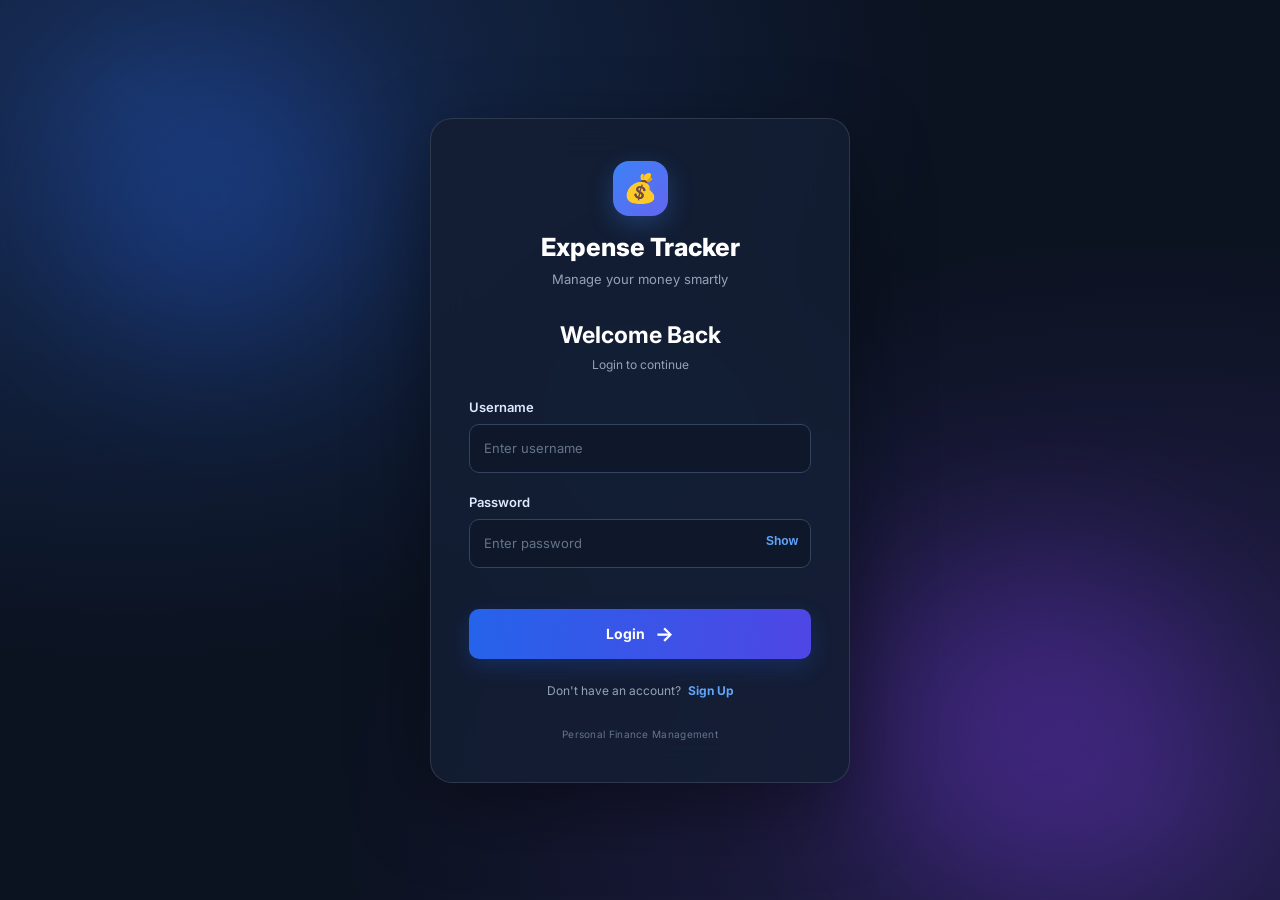
<file: index.html>
<!DOCTYPE html>
<html lang="en">

<head>
    <meta charset="UTF-8">

    <meta
        name="viewport"
        content="width=device-width, initial-scale=1.0"
    >

    <title>Expense Tracker</title>

    <link
        rel="stylesheet"
        href="style.css"
    >
</head>


<body>

<div class="app">

    <!-- =========================
         HEADER
    ========================== -->

    <header>

        <div class="welcome">

            <div class="avatar">
                💰
            </div>

            <div>

                <h1>
                    Hi, Welcome! 👋
                </h1>

                <p>
                    Manage your money smartly
                </p>

            </div>

        </div>


        <div class="header-buttons">

            <button
                class="add-btn"
                onclick="
                    document
                    .getElementById('amount')
                    .focus()
                "
            >
                + Add Transaction
            </button>


            <button
                class="logout-btn"
                onclick="logoutUser()"
            >
                Logout
            </button>

        </div>

    </header>



    <!-- =========================
         ADD TRANSACTION
    ========================== -->

    <section class="add-transaction">

        <div class="section-title">

            <div>

                <h2>
                    Add Transaction
                </h2>

                <p>
                    Record your income or expense
                </p>

            </div>

        </div>


        <form
            id="transactionForm"
            onsubmit="addTransaction(event)"
            autocomplete="off"
        >

            <!-- TYPE -->

            <div>

                <label for="type">
                    Transaction Type
                </label>

                <select id="type">

                    <option value="income">
                        Income
                    </option>

                    <option value="expense">
                        Expense
                    </option>

                </select>

            </div>



            <!-- AMOUNT -->

            <div>

                <label for="amount">
                    Amount
                </label>

                <input
                    type="number"
                    id="amount"
                    placeholder="Enter amount"
                    min="1"
                    autocomplete="off"
                >

            </div>



            <!-- CATEGORY -->

            <div>

                <label for="category">
                    Category
                </label>

                <select id="category">

                    <option value="">
                        Select Category
                    </option>

                    <option value="Food">
                        Food
                    </option>

                    <option value="Travel">
                        Travel
                    </option>

                    <option value="Shopping">
                        Shopping
                    </option>

                    <option value="Education">
                        Education
                    </option>

                    <option value="Health">
                        Health
                    </option>

                    <option value="Bills">
                        Bills
                    </option>

                    <option value="Salary">
                        Salary
                    </option>

                    <option value="Other">
                        Other
                    </option>

                </select>

            </div>



            <!-- NOTE -->

            <div>

                <label for="note">
                    Note
                </label>

                <input
                    type="text"
                    id="note"
                    placeholder="Enter note"
                    autocomplete="off"
                >

            </div>



            <!-- BUTTONS -->

            <div class="transaction-buttons">

                <button
                    type="submit"
                    class="save-transaction-btn"
                >
                    Save Transaction
                </button>


                <button
                    type="button"
                    class="cancel-btn"
                    onclick="clearTransactionForm()"
                >
                    Clear
                </button>

            </div>

        </form>

    </section>



    <!-- =========================
         SUMMARY
    ========================== -->

    <section class="summary">

        <div class="card">

            <div class="card-icon">
                💰
            </div>

            <p>
                Total Balance
            </p>

            <h2 id="balance">
                ₹0
            </h2>

        </div>


        <div class="card income-card">

            <div class="card-icon">
                📈
            </div>

            <p>
                Total Income
            </p>

            <h2 id="income">
                ₹0
            </h2>

        </div>


        <div class="card expense-card">

            <div class="card-icon">
                📉
            </div>

            <p>
                Total Expense
            </p>

            <h2 id="expense">
                ₹0
            </h2>

        </div>

    </section>



    <!-- =========================
         BUDGET
    ========================== -->

    <section class="budget-section">

        <div class="budget-card">

            <div class="budget-top">

                <div>

                    <p>
                        Monthly Budget
                    </p>

                    <h2 id="budgetAmount">
                        ₹0
                    </h2>

                </div>


                <div class="budget-icon">
                    🎯
                </div>

            </div>


            <div class="budget-info">

                <span>
                    Spent:
                    <b id="spentAmount">
                        ₹0
                    </b>
                </span>


                <span>
                    Remaining:
                    <b id="remainingAmount">
                        ₹0
                    </b>
                </span>

            </div>


            <div class="progress">

                <div
                    id="budgetProgress"
                ></div>

            </div>


            <button
                class="budget-btn"
                onclick="showBudget()"
            >
                Set Budget
            </button>

        </div>

    </section>



    <!-- =========================
         EXPENSE CHART
    ========================== -->

    <section class="chart-section">

        <div class="chart-box">

            <h2>
                Expense Overview
            </h2>

            <p class="chart-subtitle">
                See where your money is going
            </p>


            <canvas
                id="expenseChart"
            ></canvas>

        </div>

    </section>



    <!-- =========================
         RECENT TRANSACTIONS
    ========================== -->

    <section class="transactions">

        <div class="section-title">

            <div>

                <h2>
                    Recent Transactions
                </h2>

                <p>
                    Your latest income and expenses
                </p>

            </div>


            <button
                onclick="showAll()"
            >
                View All
            </button>

        </div>



        <!-- SEARCH + FILTER -->

        <div
            style="
                display:grid;
                grid-template-columns:1fr 185px;
                gap:10px;
                margin-bottom:15px;
            "
        >

            <!-- SEARCH -->

            <input
                type="text"
                id="searchTransaction"
                placeholder="🔎 Search transactions..."
                oninput="filterTransactions()"
                autocomplete="off"
                style="
                    width:100%;
                    height:44px;
                    padding:0 13px;
                    border:1px solid #dfe5e1;
                    border-radius:11px;
                    outline:none;
                    font-size:14px;
                "
            >


            <!-- FILTER -->

            <select
                id="filterType"
                onchange="filterTransactions()"
                style="
                    width:100%;
                    height:44px;
                    padding:0 12px;
                    border:1px solid #dfe5e1;
                    border-radius:11px;
                    outline:none;
                    font-size:14px;
                    background:white;
                "
            >

                <option value="all">
                    All Transactions
                </option>

                <option value="income">
                    Income
                </option>

                <option value="expense">
                    Expense
                </option>

            </select>

        </div>



        <!-- TRANSACTION LIST -->

        <div
            id="transactionList"
        ></div>

    </section>



    <!-- =========================
         QUICK ACTIONS
    ========================== -->

    <section class="quick-actions">

        <button
            class="income-action"
            onclick="selectIncome()"
        >
            💰 Add Income
        </button>


        <button
            class="expense-action"
            onclick="selectExpense()"
        >
            💸 Add Expense
        </button>


        <button
            class="budget-action"
            onclick="showBudget()"
        >
            🎯 Set Budget
        </button>

    </section>

</div>


<!-- =========================
     JAVASCRIPT
========================== -->

<script src="script.js"></script>
<!-- DELETE CONFIRMATION POPUP -->

<div id="deleteModal" class="delete-modal">

    <div class="delete-box">

        <div class="delete-icon">
            🗑️
        </div>

        <h2>
            Delete Transaction?
        </h2>

        <p>
            Are you sure you want to delete this transaction?
        </p>

        <div class="delete-buttons">

            <button
                class="delete-cancel-btn"
                onclick="closeDeleteModal()"
            >
                Cancel
            </button>

            <button
                class="delete-confirm-btn"
                onclick="confirmDelete()"
            >
                Delete
            </button>

        </div>

    </div>

</div>
</body>

</html>
</file>
<file: style.css>
* {
    margin: 0;
    padding: 0;
    box-sizing: border-box;
}

body {
    font-family: Arial, sans-serif;
    background: linear-gradient(
        135deg,
        #e8fff2,
        #dff7ec,
        #f3fff8
    );
    color: #18231d;
    padding: 25px;
    min-height: 100vh;
}

.app {
    max-width: 1100px;
    margin: auto;
}


/* =========================
   HEADER
========================= */

header {
    display: flex;
    justify-content: space-between;
    align-items: center;
    margin-bottom: 20px;
}

.welcome {
    display: flex;
    align-items: center;
    gap: 14px;
}

.avatar {
    width: 55px;
    height: 55px;
    background: #dff8e9;
    border-radius: 50%;
    display: flex;
    align-items: center;
    justify-content: center;
    font-size: 27px;
}

.welcome h1 {
    font-size: 28px;
    margin-bottom: 5px;
}

.welcome p {
    color: #7c8781;
    font-size: 14px;
}

.header-buttons {
    display: flex;
    gap: 10px;
}

button {
    border: none;
    cursor: pointer;
    border-radius: 12px;
    padding: 12px 20px;
    font-size: 14px;
    font-weight: bold;
    transition: 0.2s;
}

button:hover {
    transform: translateY(-2px);
}

.add-btn {
    background: #16b866;
    color: white;
}

.add-btn:hover {
    background: #0e9d55;
}

.logout-btn {
    background: #ffe5e5;
    color: #d63d3d;
}

.logout-btn:hover {
    background: #ffd0d0;
}


/* =========================
   ADD TRANSACTION
========================= */

.add-transaction {
    background: white;
    padding: 25px;
    border-radius: 22px;
    box-shadow: 0 5px 25px rgba(0,0,0,.05);
    border: 1px solid #edf1ee;
    margin-bottom: 20px;
}

.add-transaction .section-title {
    margin-bottom: 20px;
}

.add-transaction form {
    display: grid;
    grid-template-columns: 1fr 1fr;
    gap: 16px;
}

.add-transaction form > div {
    display: flex;
    flex-direction: column;
}

.add-transaction label {
    font-size: 13px;
    font-weight: bold;
    color: #657069;
    margin-bottom: 7px;
}

.add-transaction input,
.add-transaction select {
    width: 100%;
    height: 46px;
    padding: 0 13px;
    border: 1px solid #dfe5e1;
    border-radius: 11px;
    outline: none;
    font-size: 14px;
    background: white;
    color: #18231d;
    transition: 0.2s;
}

.add-transaction input::placeholder {
    color: #9aa39e;
}

.add-transaction input:focus,
.add-transaction select:focus {
    border-color: #16b866;
    box-shadow: 0 0 0 3px rgba(22,184,102,.10);
}

.transaction-buttons {
    grid-column: 1 / -1;
    display: grid !important;
    grid-template-columns: 1fr 1fr;
    gap: 10px;
    margin-top: 4px;
}

.save-transaction-btn {
    width: 100%;
    background: #16b866;
    color: white;
}

.save-transaction-btn:hover {
    background: #0e9d55;
}

.cancel-btn {
    width: 100%;
    background: #f1f3f2;
    color: #555;
}

.cancel-btn:hover {
    background: #e5e8e6;
}


/* =========================
   SUMMARY
========================= */

.summary {
    display: grid;
    grid-template-columns: repeat(3, 1fr);
    gap: 18px;
    margin-bottom: 20px;
}

.card {
    background: white;
    padding: 22px;
    border-radius: 20px;
    box-shadow: 0 5px 25px rgba(0,0,0,.05);
    border: 1px solid #edf1ee;
}

.card-icon {
    font-size: 22px;
    margin-bottom: 12px;
}

.card p {
    color: #7c8781;
    font-size: 14px;
    margin-bottom: 7px;
}

.card h2 {
    font-size: 25px;
}

.income-card h2 {
    color: #16a765;
}

.expense-card h2 {
    color: #e04b4b;
}


/* =========================
   BUDGET
========================= */

.budget-section {
    margin-bottom: 20px;
}

.budget-card {
    background: white;
    padding: 25px;
    border-radius: 22px;
    box-shadow: 0 5px 25px rgba(0,0,0,.05);
    border: 1px solid #edf1ee;
}

.budget-top {
    display: flex;
    justify-content: space-between;
    align-items: center;
}

.budget-top p {
    color: #7c8781;
    margin-bottom: 7px;
}

.budget-top h2 {
    font-size: 27px;
}

.budget-icon {
    width: 50px;
    height: 50px;
    background: #e4f8eb;
    border-radius: 15px;
    display: flex;
    justify-content: center;
    align-items: center;
    font-size: 25px;
}

.budget-info {
    display: flex;
    gap: 30px;
    margin-top: 20px;
    color: #657069;
    font-size: 14px;
}

.budget-info b {
    color: #18231d;
}

.progress {
    height: 11px;
    background: #edf0ee;
    border-radius: 20px;
    overflow: hidden;
    margin: 18px 0;
}

#budgetProgress {
    height: 100%;
    width: 0%;
    background: linear-gradient(90deg, #16b866, #54d98d);
    border-radius: 20px;
    transition: 0.4s;
}

.budget-btn {
    background: #16b866;
    color: white;
}

.budget-btn:hover {
    background: #0e9d55;
}


/* =========================
   CHART
========================= */

.chart-section {
    margin-bottom: 20px;
}

.chart-box {
    background: white;
    padding: 25px;
    border-radius: 22px;
    box-shadow: 0 5px 25px rgba(0,0,0,.05);
    text-align: center;
    border: 1px solid #edf1ee;
}

.chart-box h2 {
    font-size: 21px;
}

.chart-subtitle {
    color: #8a948e;
    font-size: 13px;
    margin-top: 5px;
    margin-bottom: 15px;
}

#expenseChart {
    display: block;
    margin: auto;
    max-width: 100%;
}


/* =========================
   TRANSACTIONS
========================= */

.transactions {
    background: white;
    padding: 25px;
    border-radius: 22px;
    box-shadow: 0 5px 25px rgba(0,0,0,.05);
    margin-bottom: 20px;
    border: 1px solid #edf1ee;
}

.section-title {
    display: flex;
    justify-content: space-between;
    align-items: center;
    margin-bottom: 15px;
}

.section-title h2 {
    font-size: 21px;
}

.section-title p {
    color: #8a948e;
    font-size: 13px;
    margin-top: 4px;
}

.section-title button {
    background: #e4f8eb;
    color: #159e58;
}


/* =========================
   SEARCH + FILTER
========================= */

.transaction-tools {
    display: grid;
    grid-template-columns: 1fr 190px;
    gap: 12px;
    margin-bottom: 15px;
}

.transaction-tools input,
.transaction-tools select {
    width: 100%;
    height: 44px;
    padding: 0 13px;
    border: 1px solid #dfe5e1;
    border-radius: 11px;
    outline: none;
    font-size: 14px;
    background: #ffffff;
    color: #18231d;
    transition: 0.2s;
}

.transaction-tools input::placeholder {
    color: #9aa39e;
}

.transaction-tools input:focus,
.transaction-tools select:focus {
    border-color: #16b866;
    box-shadow: 0 0 0 3px rgba(22,184,102,.10);
}


/* TRANSACTION ITEM */

.transaction-item {
    display: flex;
    justify-content: space-between;
    align-items: center;
    padding: 15px 5px;
    border-bottom: 1px solid #edf0ee;
}

.transaction-info {
    display: flex;
    align-items: center;
    gap: 13px;
}

.transaction-icon {
    width: 45px;
    height: 45px;
    background: #eaf8ef;
    border-radius: 14px;
    display: flex;
    justify-content: center;
    align-items: center;
    font-size: 21px;
}

.transaction-info h4 {
    margin-bottom: 4px;
}

.transaction-info p {
    color: #929a95;
    font-size: 12px;
}

.income-text {
    color: #16a765;
    font-weight: bold;
}

.expense-text {
    color: #e04b4b;
    font-weight: bold;
}

.empty {
    text-align: center;
    color: #8b948f;
    padding: 25px;
}


/* =========================
   QUICK ACTIONS
========================= */

.quick-actions {
    display: grid;
    grid-template-columns: repeat(3, 1fr);
    gap: 15px;
    margin-bottom: 30px;
}

.quick-actions button {
    padding: 17px;
}

.expense-action {
    background: #ffe8e8;
    color: #d84444;
}

.income-action {
    background: #e2f8eb;
    color: #159e58;
}

.budget-action {
    background: #fff3d9;
    color: #bd8310;
}


/* =========================
   MOBILE
========================= */

@media (max-width: 768px) {

    body {
        padding: 15px;
    }

    header {
        flex-direction: column;
        align-items: flex-start;
        gap: 18px;
    }

    .header-buttons {
        width: 100%;
    }

    .header-buttons button {
        flex: 1;
    }

    .summary {
        grid-template-columns: 1fr;
    }

    .quick-actions {
        grid-template-columns: 1fr;
    }

    .budget-info {
        flex-direction: column;
        gap: 8px;
    }

    .welcome h1 {
        font-size: 23px;
    }

    .add-transaction form {
        grid-template-columns: 1fr;
    }

    .transaction-buttons {
        grid-column: auto;
        grid-template-columns: 1fr;
    }

    .transaction-tools {
        grid-template-columns: 1fr;
    }

    .transaction-item {
        gap: 10px;
    }
}
/* =========================
   EDIT BUTTON
========================= */

.edit-btn {
    border: none;
    background: #e8f1ff;
    color: #3978d4;
    cursor: pointer;
    margin-left: 6px;
    font-size: 15px;
    padding: 7px 9px;
    border-radius: 8px;
}

.edit-btn:hover {
    background: #d9e8ff;
    transform: translateY(-1px);
}
/* =========================
   DELETE MODAL
========================= */

.delete-modal {
    display: none;
    position: fixed;
    inset: 0;
    background: rgba(0, 0, 0, 0.35);
    align-items: center;
    justify-content: center;
    z-index: 9999;
    padding: 20px;
}

.delete-box {
    width: 100%;
    max-width: 390px;
    background: white;
    border-radius: 22px;
    padding: 30px;
    text-align: center;
    box-shadow: 0 15px 50px rgba(0, 0, 0, 0.18);
    animation: deletePopup 0.2s ease;
}

.delete-icon {
    width: 60px;
    height: 60px;
    margin: 0 auto 15px;
    border-radius: 50%;
    background: #ffe8e8;
    display: flex;
    align-items: center;
    justify-content: center;
    font-size: 27px;
}

.delete-box h2 {
    margin-bottom: 8px;
    color: #222;
}

.delete-box p {
    color: #7c8781;
    font-size: 14px;
    margin-bottom: 25px;
}

.delete-buttons {
    display: grid;
    grid-template-columns: 1fr 1fr;
    gap: 10px;
}

.delete-cancel-btn {
    background: #f1f3f2;
    color: #555;
}

.delete-confirm-btn {
    background: #e04b4b;
    color: white;
}

.delete-confirm-btn:hover {
    background: #c93636;
}

@keyframes deletePopup {

    from {
        opacity: 0;
        transform: scale(0.95);
    }

    to {
        opacity: 1;
        transform: scale(1);
    }

}
</file>
